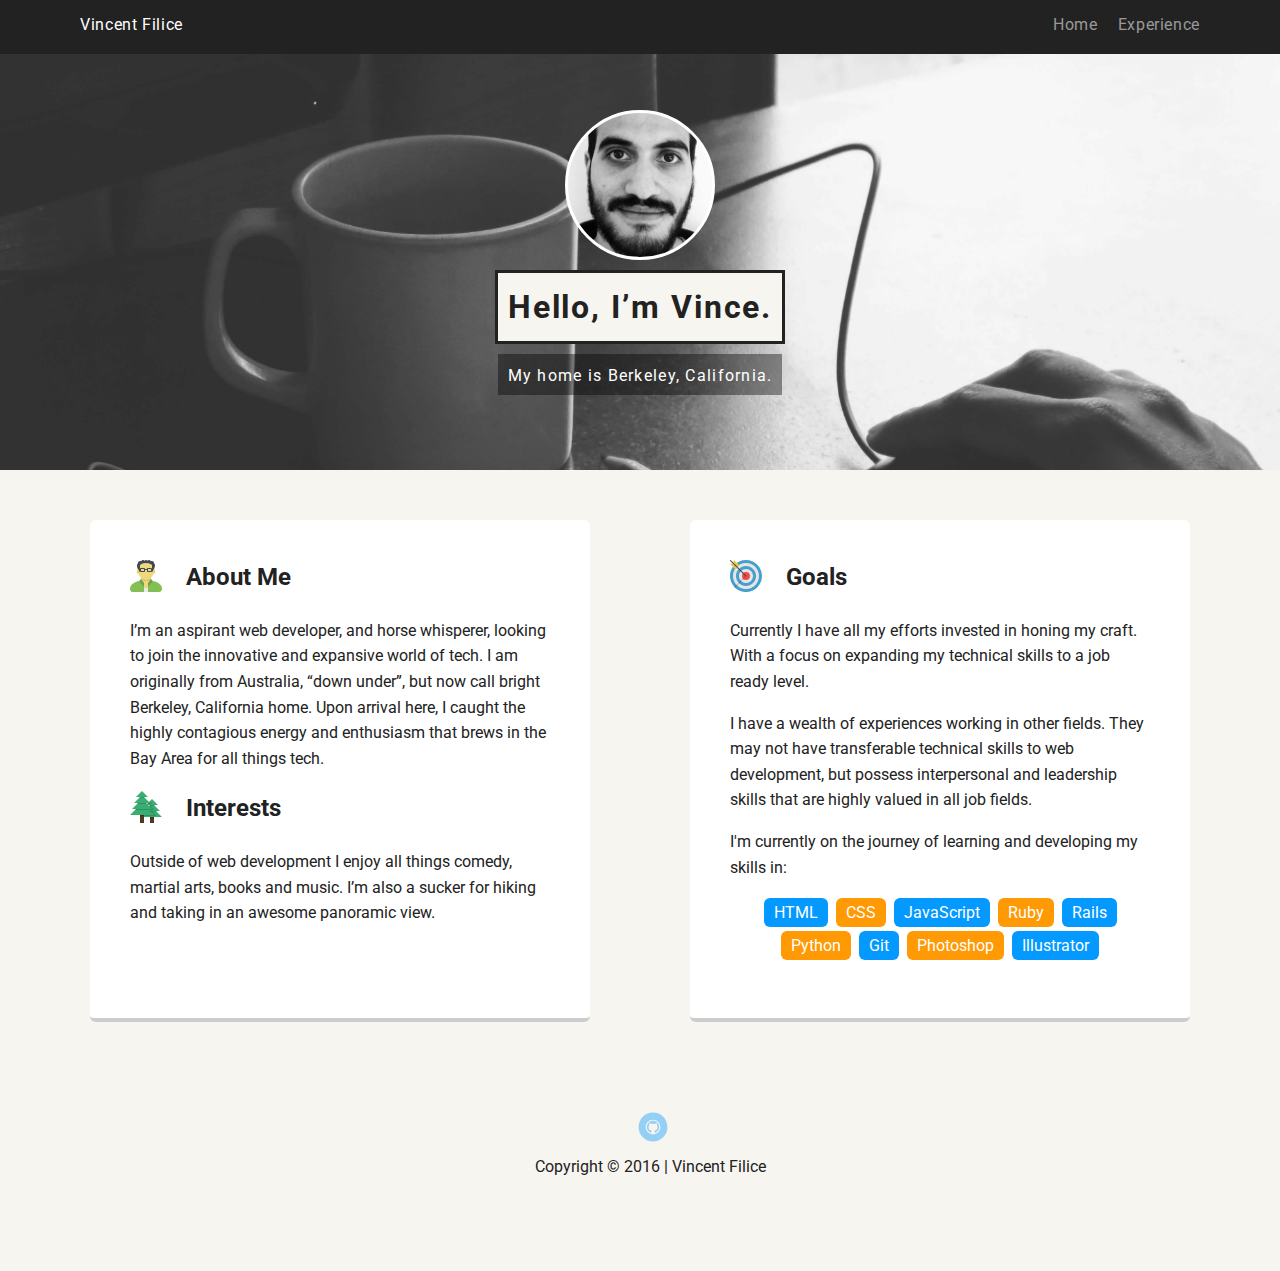
<file: index.html>
<!doctype html>
<html lang="en">
<head>
  <meta charset="utf-8">
  <title>Vincent Filice's Profile</title>
  <meta name="viewport" content="width=device-width, initial-scale=1.0">
  <link rel="stylesheet" href="styles.css">
  <link href="https://fonts.googleapis.com/css?family=Muli%7CRoboto:400,300,500,700,900" rel="stylesheet">
</head>
  <body>

    <div class="main-nav">
        <ul class="nav">
          <li class="name">Vincent Filice</li>
          <li><a href="#">Home</a></li>
          <li><a href="experience.html">Experience</a></li>
        </ul>
    </div>

    <header>
      <div class="profile-image"></div>
      <h1 class="tag name">Hello, I’m Vince.</h1>
      <p class="tag location">My home is Berkeley, California.</p>
    </header>

    <main class="flex">
      <div class="card">
        <h2 class="about-hl">About Me</h2>
        <p>I’m an aspirant web developer, and horse whisperer, looking to join the innovative and expansive world of tech. I am originally from Australia, “down under”, but now call bright Berkeley, California home. Upon arrival here, I caught the highly contagious energy and enthusiasm that brews in the Bay Area for all things tech.</p>
        <h2 class="int-hl">Interests</h2>
        <p>Outside of web development I enjoy all things comedy, martial arts, books and music. I’m also a sucker for hiking and taking in an awesome panoramic view.</p>
      </div> 

      <div class="card">
        <h2 class="goals-hl">Goals</h2>
        <p>Currently I have all my efforts invested in honing my craft. With a focus on expanding my technical skills to a job ready level.</p>
        <p>I have a wealth of experiences working in other fields. They may not have transferable technical skills to web development, but possess interpersonal and leadership skills that are highly valued in all job fields.</p>
        <p>I'm currently on the journey of learning and developing my skills in:</p>
        <ul class="skills">
          <li>HTML</li>
          <li>CSS</li>
          <li>JavaScript</li>
          <li>Ruby</li>
          <li>Rails</li>
          <li>Python</li>
          <li>Git</li>
          <li>Photoshop</li>
          <li>Illustrator</li>
        </ul>
      </div> 

    </main>
    <footer>
      <ul>
        <li><a href="https://github.com/vfilice" class="social github">Github</a></li>
      </ul>
      <p class="copyright">Copyright &copy; 2016 | Vincent Filice</p>
    </footer>
  </body>
  </html>
</file>
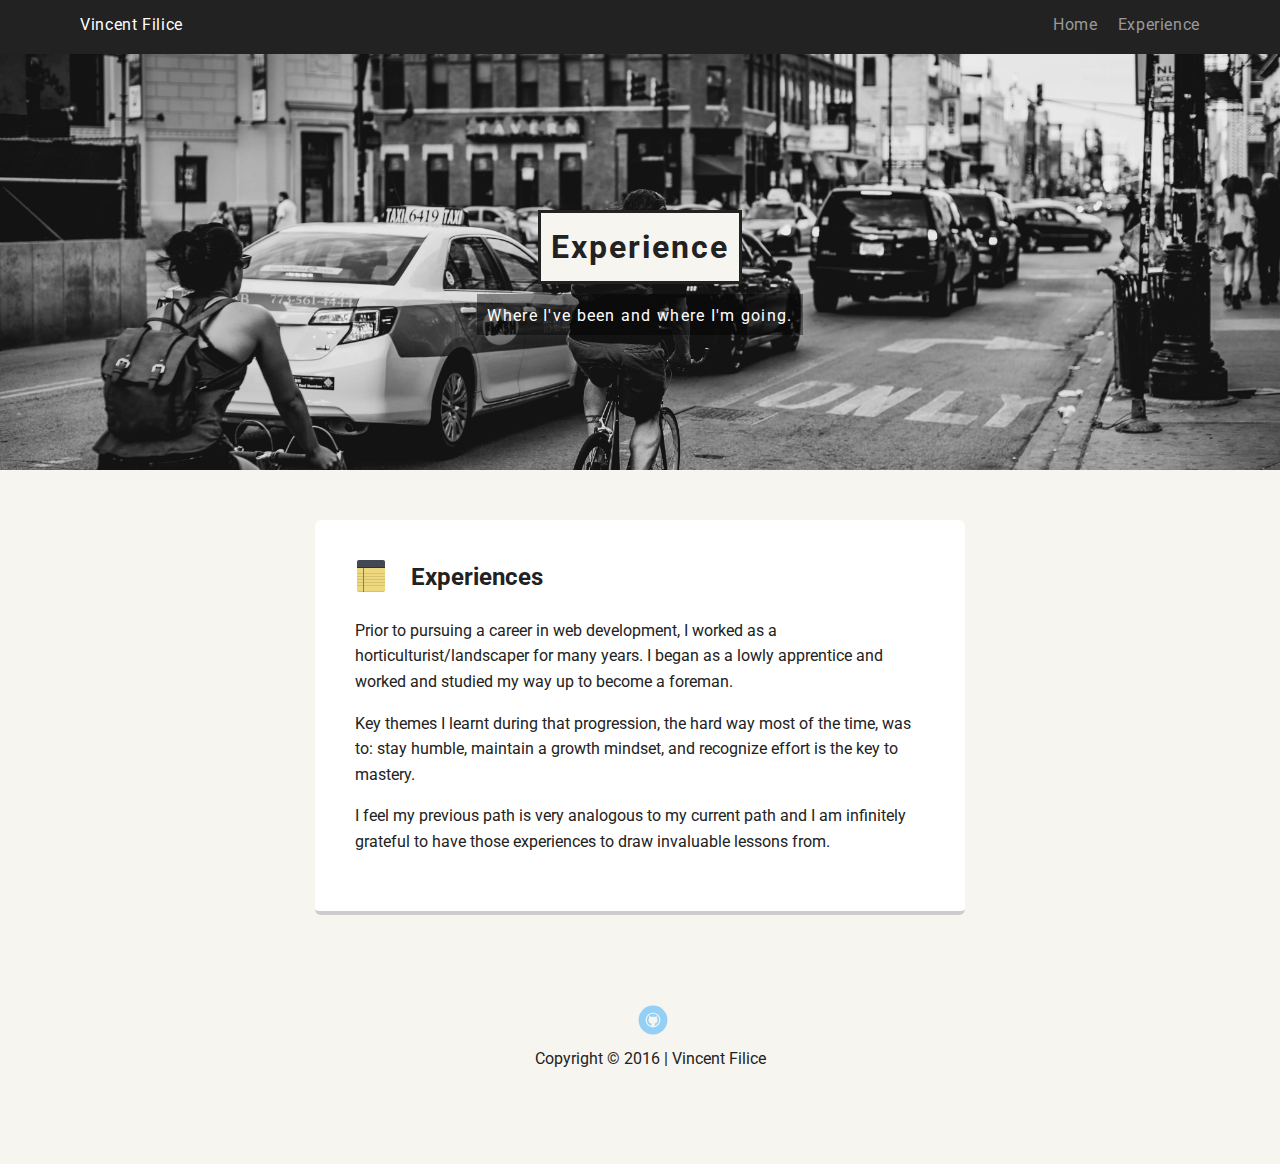
<file: experience.html>
<!doctype html>
<html lang="en">
<head>
  <meta charset="utf-8">
  <title>Vincent Filice's Profile</title>
  <meta name="viewport" content="width=device-width, initial-scale=1.0">
  <link rel="stylesheet" href="styles.css">
  <link href="https://fonts.googleapis.com/css?family=Muli%7CRoboto:400,300,500,700,900" rel="stylesheet">
</head>
  <body>

    <div class="main-nav">
        <ul class="nav">
          <li class="name">Vincent Filice</li>
          <li><a href="index.html">Home</a></li>
          <li><a href="#">Experience</a></li>
        </ul>
    </div>

    <header class="exp_head">
      <h1 class="tag exp_name">Experience</h1>
      <p class="tag location">Where I've been and where I'm going.</p>
    </header>

    <main class="flex">
      <div class="exp_card card">
        <h2 class="exp-hl">Experiences</h2>
        <p>Prior to pursuing a career in web development, I worked as a horticulturist/landscaper for many years. I began as a lowly apprentice and worked and studied my way up to become a foreman.</p>
        <p>Key themes I learnt during that progression, the hard way most of the time, was to: stay humble, maintain a growth mindset, and recognize effort is the key to mastery.</p>
        <p>I feel my previous path is very analogous to my current path and I am infinitely grateful to have those experiences to draw invaluable lessons from.</p>
      </div>
    </main>

    <footer>
      <ul>
        <li><a href="https://github.com/vfilice" class="social github">Github</a></li>
      </ul>
      <p class="copyright">Copyright &copy; 2016 | Vincent Filice</p>
    </footer>
  </body>
  </html>
</file>
<file: styles.css>
/* Global Layout Set-up */
* { 
  box-sizing: border-box;
}
  
body {
  margin: 0;
  padding: 0;
  text-align: center;
  font-family: 'Roboto', sans-serif;
  color: #222;
  background: #f7f5f0;
}
/* Link Styles */

a {
  text-decoration: none;
  color: #999;
}
a:hover {
  color: #6633ff;
}

/* Section Styles */

.main-nav {
  width: 100%;
  background: #222;
  min-height: 30px;
  padding: 10px;
  position: fixed;
  text-align: center;
}
.nav {
  display: flex;
  justify-content: space-around;
  font-weight: 700;
  list-style-type: none;
  margin: 0 auto;
  padding: 0;
}

.nav .name {
    display: block;
    margin-right: auto;
    color: white;
}
.nav li {
  padding: 5px 10px 10px 10px;
  letter-spacing: 0.04em;
  font-weight: 400;
}
.nav a {
  transition: all .5s;
}
.nav a:hover {
  color: white
}

header {
  text-align: center;
  background: url('images/hero1.jpg') no-repeat top center ;
  background-size: cover;
  overflow: hidden;
  padding-top: 60px;
}
header {
  line-height: 1.5;
}
header .profile-image {
  margin: 50px auto 0;
  width: 150px;
  height: 150px;
  border-radius: 50%;
  border: 3px solid white;
  transition: all .5s;
  background: url(images/me2.png) no-repeat;
  background-size: cover;
}
header .profile-image:hover {
  transform: scale(1.2) rotate(5deg);
  background: url(images/me1.png) no-repeat;
  background-size: cover;
}
.exp_head {
    background: url('images/hero2.jpeg') no-repeat top center ;
    background-size: cover;
}
.tag {
  padding: 10px;
  display: table;
  margin: 10px auto;
  border: 3px solid;
  letter-spacing: 0.06em;
  background-color: #F7F5F0;
}
.exp_name {
    margin: 150px auto 0;
}
.location {
  color: #fff;
  border: none;
  padding-bottom: 7px;
  background-color: rgba(0, 0, 0, 0.4);
  letter-spacing: 0.08em;
}
.card {
  margin: 30px;
  padding: 20px 40px 40px;
  max-width: 500px;
  text-align: left;
  background: #fff;
  border-bottom: 4px solid #ccc;
  border-radius: 6px;
  transition: all .5s;
}
.exp_card {
  max-width: 650px;
}
.card:hover {
  border-color: #ef7b34;
}

.card .goals-hl::before {
  content: url(images/target.svg);
}

.card .about-hl::before {
  content: url(images/user-geek.svg);
}

.card .exp-hl::before {
  content: url(images/notebook.svg);
}

.card .int-hl::before {
  content: url(images/evergreen-forest.svg);
}

.card h2::before {
  vertical-align: middle;
  padding: 0 1em 1em 0;
}

ul.skills {
  padding: 0;
  text-align: center;
}

.skills li {
  border-radius: 6px;
  display: inline-block;
  background: #ff9904;
  color: white;
  padding: 5px 10px;
  margin: 2px;
}

.skills li:nth-child(odd) {
  background: #0399ff;
}

footer {
  width: 100%;
  min-height: 30px;
  padding: 20px 0 40px 20px;
}

footer .copyright {
  top: -8px;
  font-size: .75em;
}

footer ul {
  list-style-type: none;
  margin: 0;
  padding: 0;
}

footer ul li {
  display: inline-block;
}

a.social {
  display: inline-block;
  text-indent: -9999px;
  margin-left: 5px;
  width: 30px;
  height: 30px;
  background-size: 30px 30px;
  opacity: .4;
  transition: all .5s;
}
a.twitter {
  background-image: url(images/twitter.svg);
}
a.linkedin {
  background-image: url(images/linkedin.svg);
}
a.github {
  background-image: url(images/github.svg);
}
a.social:hover {
  opacity: 1;
}
.clearfix {
  clear: both;
}

/* Styles for larger screens */
@media screen and (min-width: 720px) {
  
  .flex {
      display: -ms-flexbox;      /* TWEENER - IE 10 */
      display: flex; 
      max-width: 1200px;
      -ms-flex-pack: distribute;
      justify-content: space-around;
      margin: 0 auto;
  }

  header {
    min-height: 470px;
  }

  .nav {
    max-width: 1200px;
    padding: 0 30px;
  }


  main {
    padding-top: 20px;
  }

  main p {
    line-height: 1.6em;
  }

  footer {
    font-size: 1.3em;
    max-width: 1200px;
    margin: 40px auto;
  }

}
</file>
